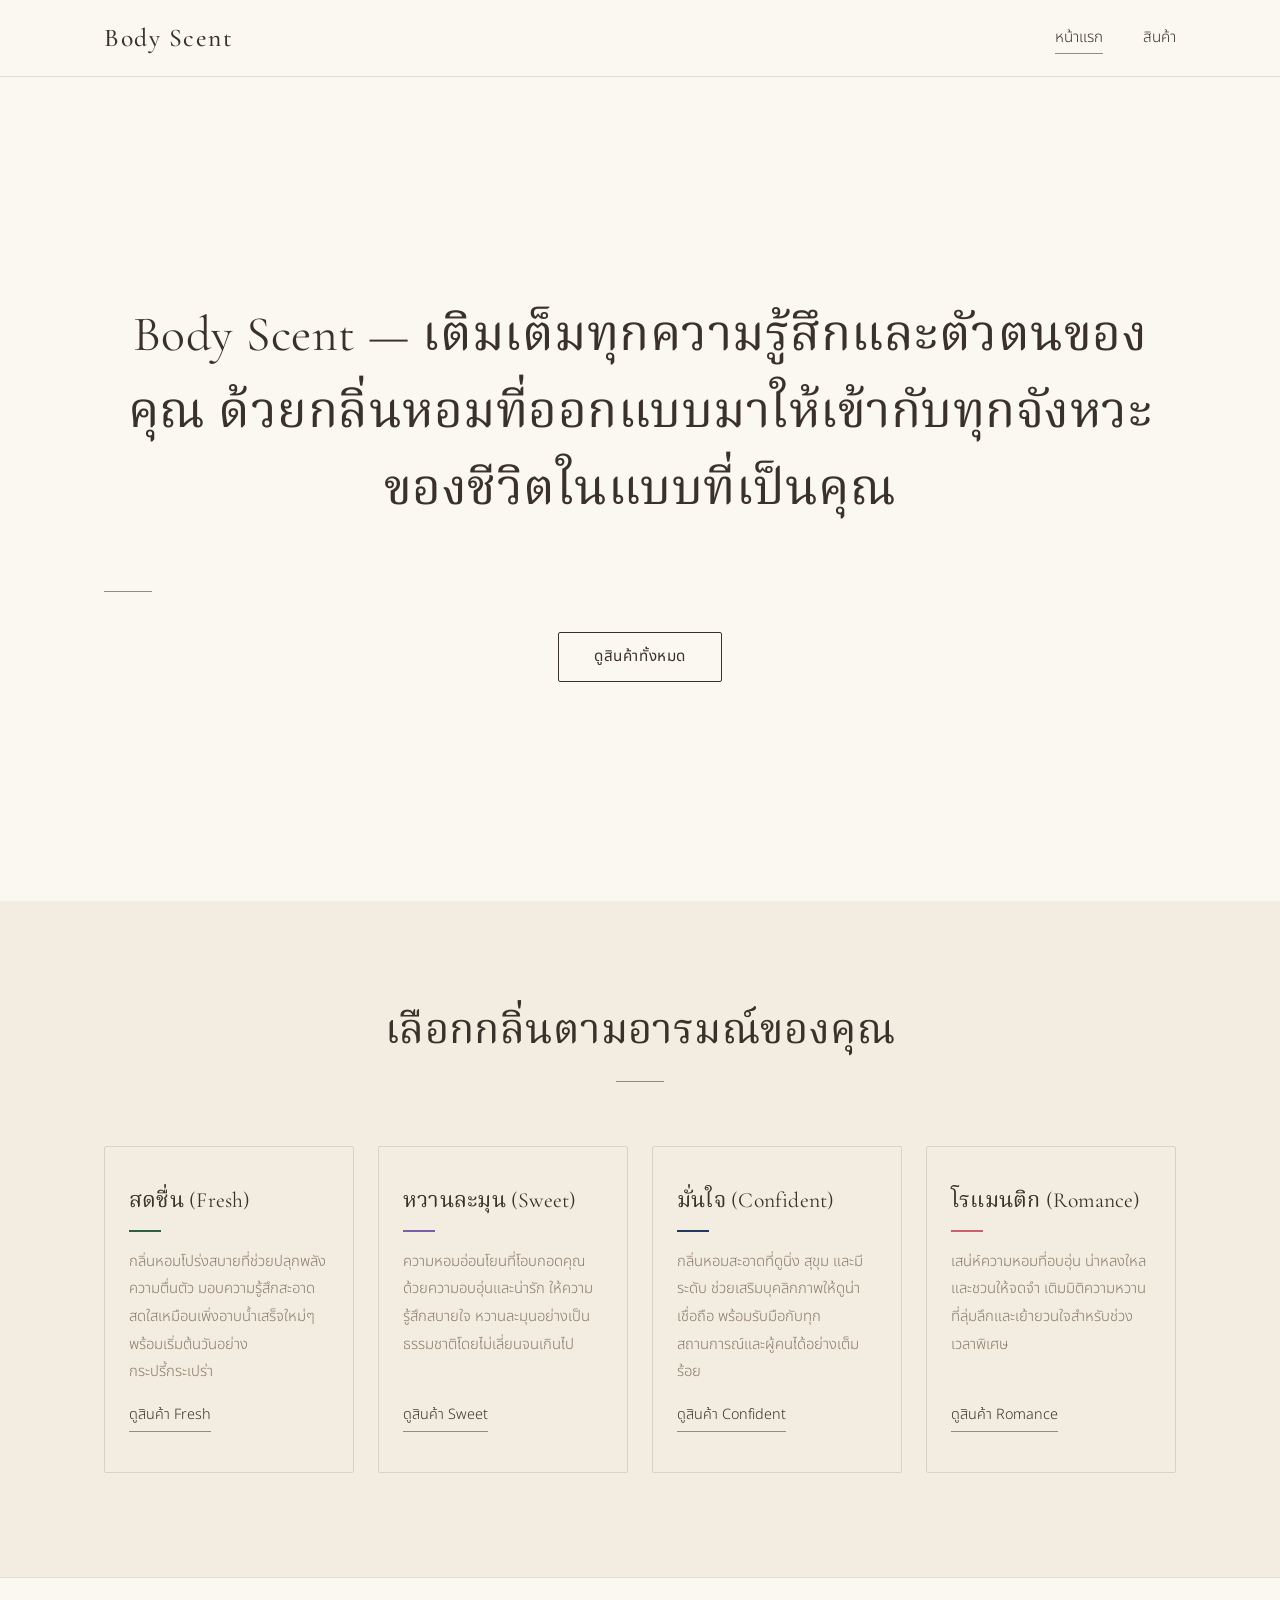
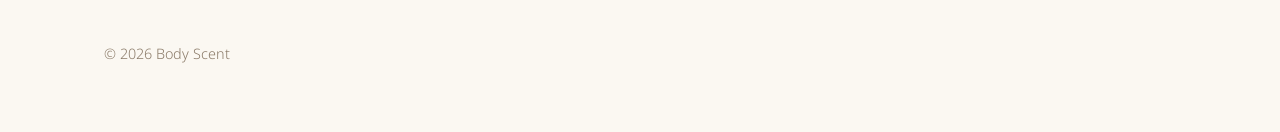
<file: index.html>
<!DOCTYPE html>
<html lang="th">
<head>
  <meta charset="UTF-8">
  <meta name="viewport" content="width=device-width, initial-scale=1">
  <title>Body Scent — น้ำหอมปรับบรรยากาศ</title>
  <meta name="description" content="Body Scent น้ำหอมและโรลออนที่ออกแบบกลิ่นให้เข้ากับอารมณ์ของคุณ: สดชื่น หวานละมุน มั่นใจ และโรแมนติก">
  <link rel="stylesheet" href="style.css">
  <style>
    /* Page-specific styles for the home page */
    .nav a[aria-current="page"] { border-bottom-color: var(--bronze); }

    .hero {
      min-height: calc(100svh - 76px);
      display: flex;
      align-items: center;
      justify-content: center;
      text-align: center;
      padding: var(--space-6) 0;
    }
    .hero__title {
      font-size: clamp(1.9rem, 4.4vw, 3.1rem);
      line-height: 1.55;
      max-width: 22em;
      margin: 0 auto var(--space-5);
    }
    .hero .rule { margin-bottom: var(--space-4); }

    .mood-grid {
      display: grid;
      grid-template-columns: repeat(4, 1fr);
      gap: var(--space-3);
    }
    .mood-card {
      display: flex;
      flex-direction: column;
      padding: var(--space-4) var(--space-3);
      border: 1px solid var(--line-soft);
      border-radius: var(--radius);
      transition: border-color 0.3s ease;
    }
    .mood-card:hover { border-color: var(--ink); color: var(--ink); }
    .mood-card h3 { margin-bottom: 0; }
    .mood-card p {
      flex: 1;
      font-size: 0.93rem;
      line-height: 1.85;
      color: var(--taupe);
    }
    .mood-card__more {
      font-size: 0.9rem;
      padding-bottom: 0.15rem;
      border-bottom: 1px solid var(--bronze);
      align-self: flex-start;
    }

    @media (max-width: 960px) {
      .mood-grid { grid-template-columns: repeat(2, 1fr); }
    }
    @media (max-width: 640px) {
      .hero { min-height: calc(100svh - 96px); }
      .mood-grid { grid-template-columns: 1fr; }
    }
  </style>
</head>
<body>

  <header class="site-header">
    <div class="container">
      <a class="brand" href="index.html">Body Scent</a>
      <ul class="nav">
        <li><a href="index.html" aria-current="page">หน้าแรก</a></li>
        <li><a href="product.html">สินค้า</a></li>
      </ul>
    </div>
  </header>

  <main>
    <section class="hero">
      <div class="container">
        <h1 class="hero__title">Body Scent — เติมเต็มทุกความรู้สึกและตัวตนของคุณ ด้วยกลิ่นหอมที่ออกแบบมาให้เข้ากับทุกจังหวะของชีวิตในแบบที่เป็นคุณ</h1>
        <span class="rule"></span>
        <a class="btn" href="product.html">ดูสินค้าทั้งหมด</a>
      </div>
    </section>

    <section class="section section--cream" id="moods">
      <div class="container">
        <div class="section-head text-center">
          <h2>เลือกกลิ่นตามอารมณ์ของคุณ</h2>
          <span class="rule"></span>
        </div>

        <div class="mood-grid">
          <a class="mood-card" data-mood="fresh" href="product.html?mood=fresh">
            <h3>สดชื่น (Fresh)</h3>
            <span class="mood-line"></span>
            <p>กลิ่นหอมโปร่งสบายที่ช่วยปลุกพลังความตื่นตัว มอบความรู้สึกสะอาดสดใสเหมือนเพิ่งอาบน้ำเสร็จใหม่ๆ พร้อมเริ่มต้นวันอย่างกระปรี้กระเปร่า</p>
            <span class="mood-card__more">ดูสินค้า Fresh</span>
          </a>

          <a class="mood-card" data-mood="sweet" href="product.html?mood=sweet">
            <h3>หวานละมุน (Sweet)</h3>
            <span class="mood-line"></span>
            <p>ความหอมอ่อนโยนที่โอบกอดคุณด้วยความอบอุ่นและน่ารัก ให้ความรู้สึกสบายใจ หวานละมุนอย่างเป็นธรรมชาติโดยไม่เลี่ยนจนเกินไป</p>
            <span class="mood-card__more">ดูสินค้า Sweet</span>
          </a>

          <a class="mood-card" data-mood="confident" href="product.html?mood=confident">
            <h3>มั่นใจ (Confident)</h3>
            <span class="mood-line"></span>
            <p>กลิ่นหอมสะอาดที่ดูนิ่ง สุขุม และมีระดับ ช่วยเสริมบุคลิกภาพให้ดูน่าเชื่อถือ พร้อมรับมือกับทุกสถานการณ์และผู้คนได้อย่างเต็มร้อย</p>
            <span class="mood-card__more">ดูสินค้า Confident</span>
          </a>

          <a class="mood-card" data-mood="romance" href="product.html?mood=romance">
            <h3>โรแมนติก (Romance)</h3>
            <span class="mood-line"></span>
            <p>เสน่ห์ความหอมที่อบอุ่น น่าหลงใหล และชวนให้จดจำ เติมมิติความหวานที่ลุ่มลึกและเย้ายวนใจสำหรับช่วงเวลาพิเศษ</p>
            <span class="mood-card__more">ดูสินค้า Romance</span>
          </a>
        </div>
      </div>
    </section>
  </main>

  <footer class="site-footer">
    <div class="container">
      <span>&copy; 2026 Body Scent</span>
    </div>
  </footer>

  <script src="script.js"></script>
</body>
</html>
</file>
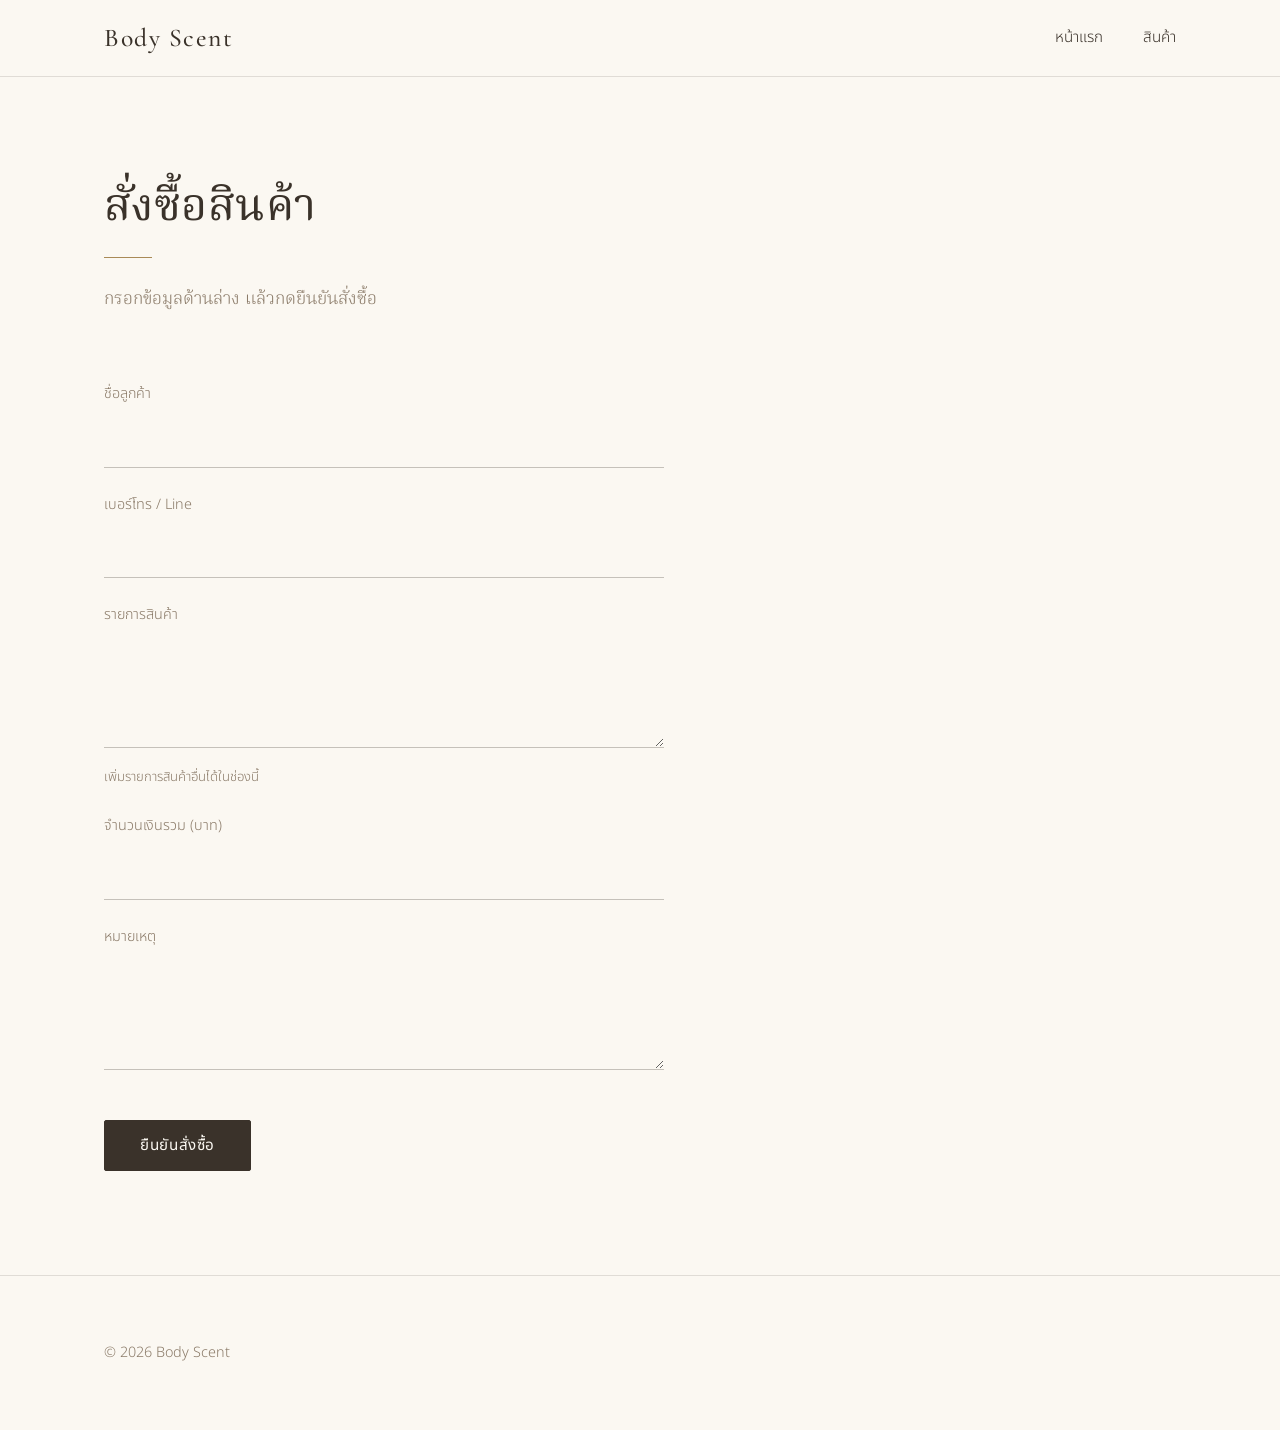
<file: order.html>
<!DOCTYPE html>
<html lang="th">
<head>
  <meta charset="UTF-8">
  <meta name="viewport" content="width=device-width, initial-scale=1">
  <title>สั่งซื้อสินค้า — Body Scent</title>
  <link rel="stylesheet" href="style.css">
  <style>
    .page-title { font-size: clamp(2rem, 4vw, 2.8rem); }
    .field .hint { margin: 0.35rem 0 0; font-size: 0.82rem; color: var(--taupe); }
    .form .btn { margin-top: var(--space-2); }
  </style>
</head>
<body>

  <header class="site-header">
    <div class="container">
      <a class="brand" href="index.html">Body Scent</a>
      <ul class="nav">
        <li><a href="index.html">หน้าแรก</a></li>
        <li><a href="product.html">สินค้า</a></li>
      </ul>
    </div>
  </header>

  <main>
    <section class="section">
      <div class="container">
        <div class="section-head">
          <h1 class="page-title">สั่งซื้อสินค้า</h1>
          <span class="rule"></span>
          <p class="lead">กรอกข้อมูลด้านล่าง แล้วกดยืนยันสั่งซื้อ</p>
        </div>

        <form id="orderForm" class="form">
          <div class="field">
            <label for="customerName">ชื่อลูกค้า</label>
            <input type="text" id="customerName" name="customerName" autocomplete="name" required>
          </div>

          <div class="field">
            <label for="contact">เบอร์โทร / Line</label>
            <input type="text" id="contact" name="contact" autocomplete="tel" required>
          </div>

          <div class="field">
            <label for="items">รายการสินค้า</label>
            <textarea id="items" name="items" rows="3" required></textarea>
            <p class="hint">เพิ่มรายการสินค้าอื่นได้ในช่องนี้</p>
          </div>

          <div class="field">
            <label for="total">จำนวนเงินรวม (บาท)</label>
            <input type="text" id="total" name="total" inputmode="decimal" required>
          </div>

          <div class="field">
            <label for="note">หมายเหตุ</label>
            <textarea id="note" name="note" rows="3"></textarea>
          </div>

          <button type="submit" class="btn btn--solid">ยืนยันสั่งซื้อ</button>
        </form>
      </div>
    </section>
  </main>

  <footer class="site-footer">
    <div class="container">
      <span>&copy; 2026 Body Scent</span>
    </div>
  </footer>

  <script src="script.js"></script>
</body>
</html>
</file>
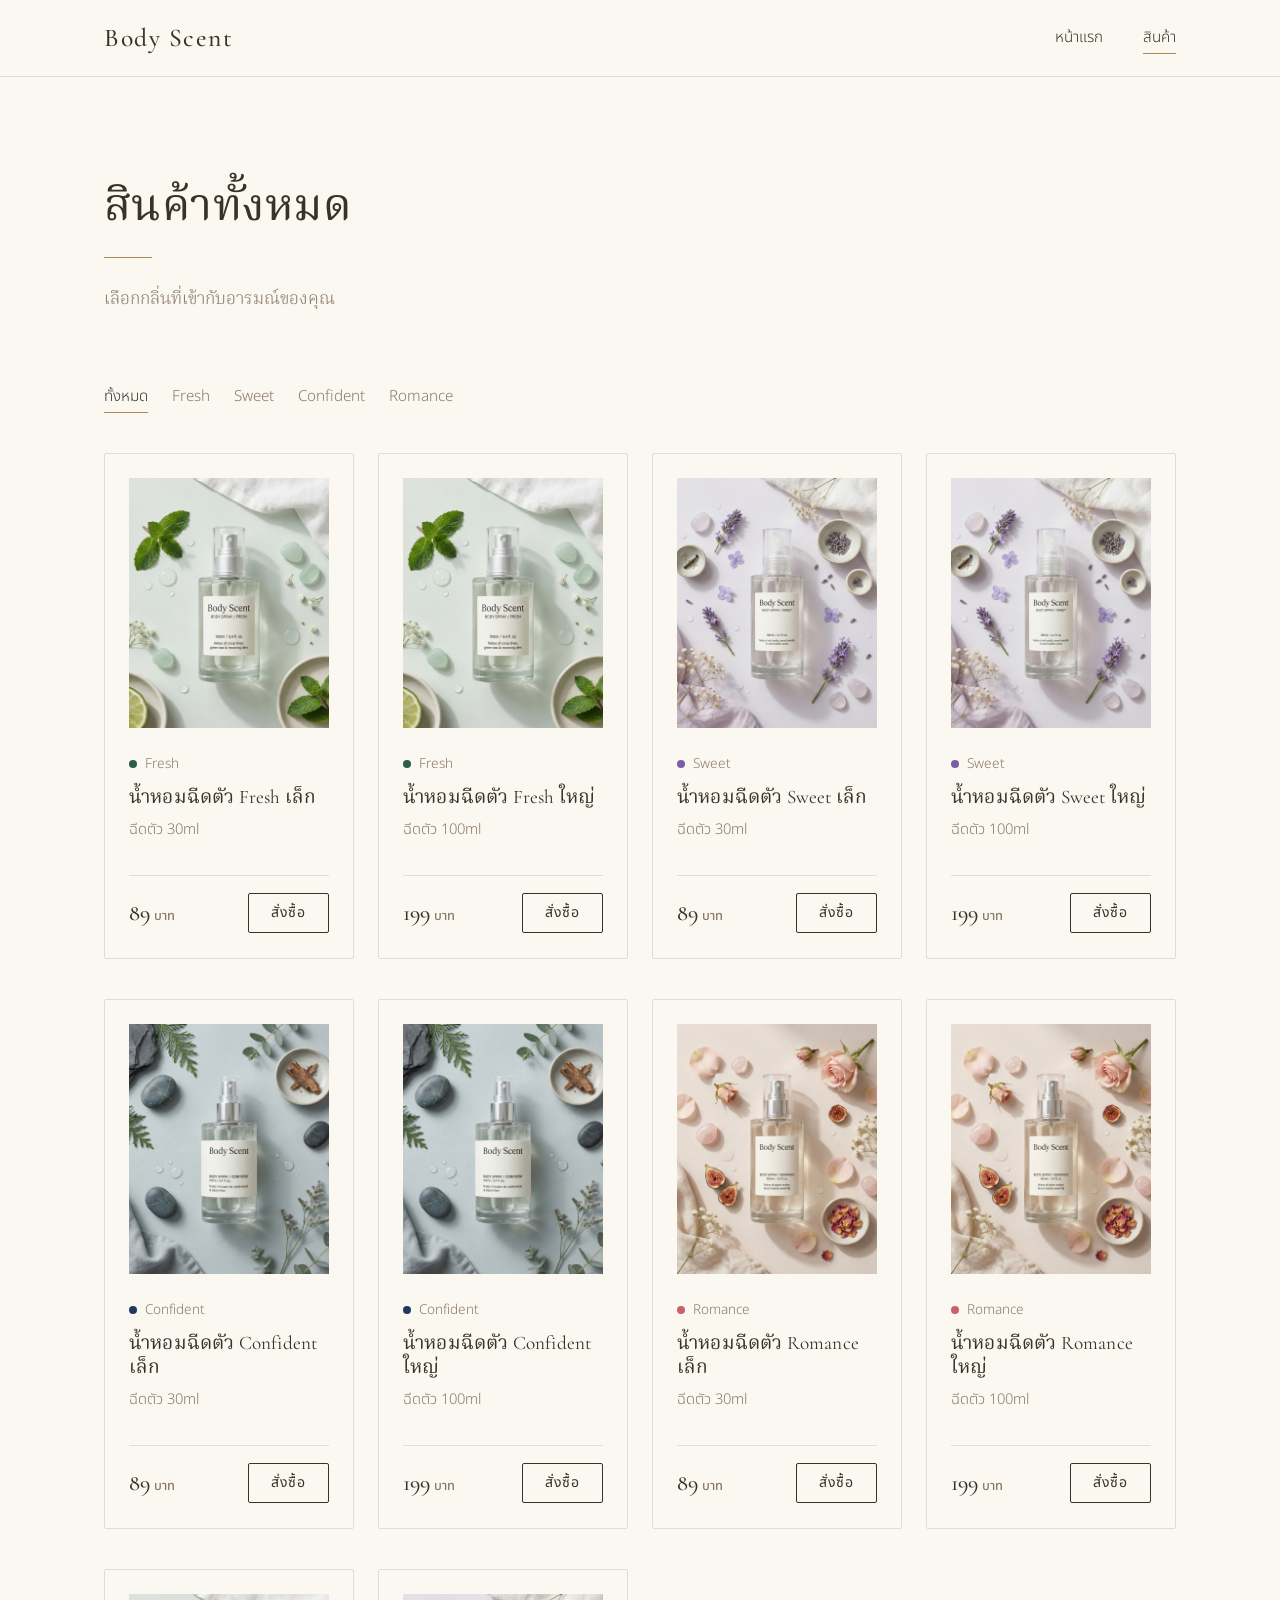
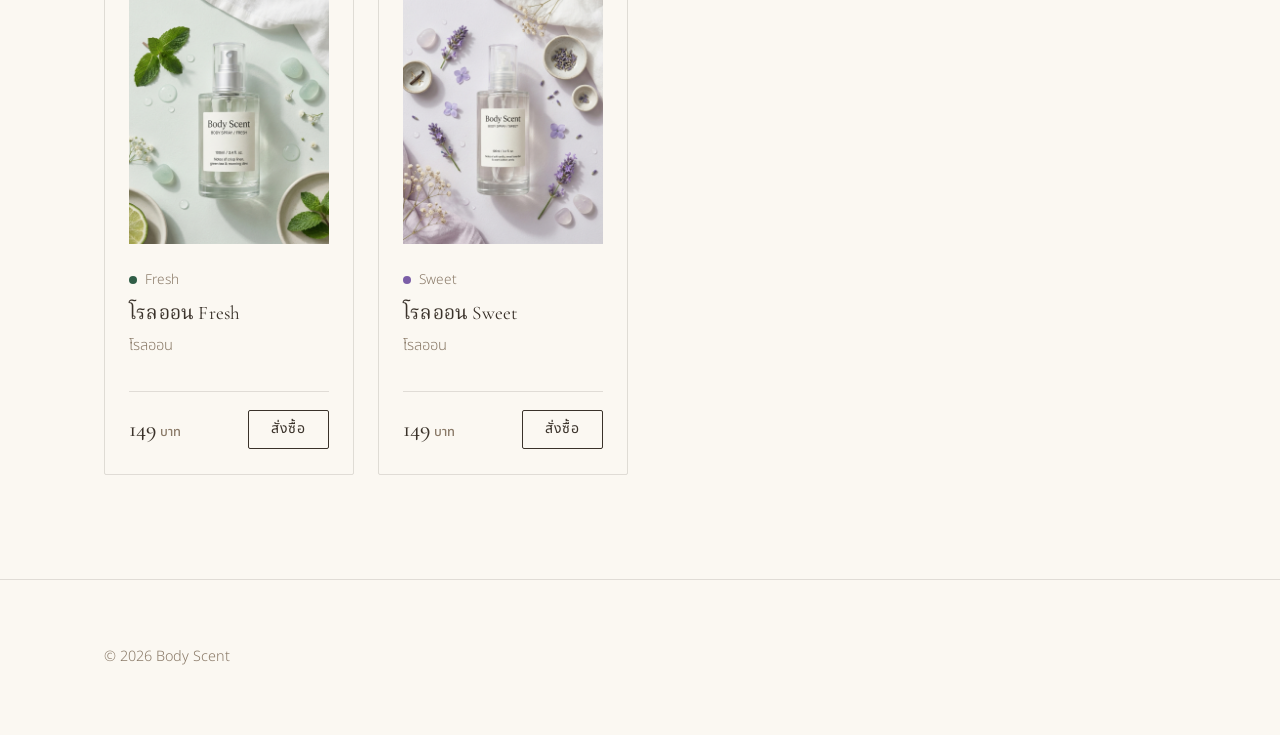
<file: product.html>
<!DOCTYPE html>
<html lang="th">
<head>
  <meta charset="UTF-8">
  <meta name="viewport" content="width=device-width, initial-scale=1">
  <title>สินค้าทั้งหมด — Body Scent</title>
  <meta name="description" content="น้ำหอมฉีดตัวและโรลออน Body Scent เลือกกรองตามอารมณ์: Fresh, Sweet, Confident, Romance">
  <link rel="stylesheet" href="style.css">
  <style>
    /* Page-specific styles for the product page */
    .nav a[aria-current="page"] { border-bottom-color: var(--bronze); }
    .page-title { font-size: clamp(2rem, 4vw, 2.8rem); }
  </style>
</head>
<body>

  <header class="site-header">
    <div class="container">
      <a class="brand" href="index.html">Body Scent</a>
      <ul class="nav">
        <li><a href="index.html">หน้าแรก</a></li>
        <li><a href="product.html" aria-current="page">สินค้า</a></li>
      </ul>
    </div>
  </header>

  <main>
    <section class="section">
      <div class="container">
        <div class="section-head">
          <h1 class="page-title">สินค้าทั้งหมด</h1>
          <span class="rule"></span>
          <p class="lead">เลือกกลิ่นที่เข้ากับอารมณ์ของคุณ</p>
        </div>

        <div id="filter-bar"></div>
        <div id="product-list"></div>
      </div>
    </section>
  </main>

  <footer class="site-footer">
    <div class="container">
      <span>&copy; 2026 Body Scent</span>
    </div>
  </footer>

  <script src="script.js"></script>
</body>
</html>
</file>
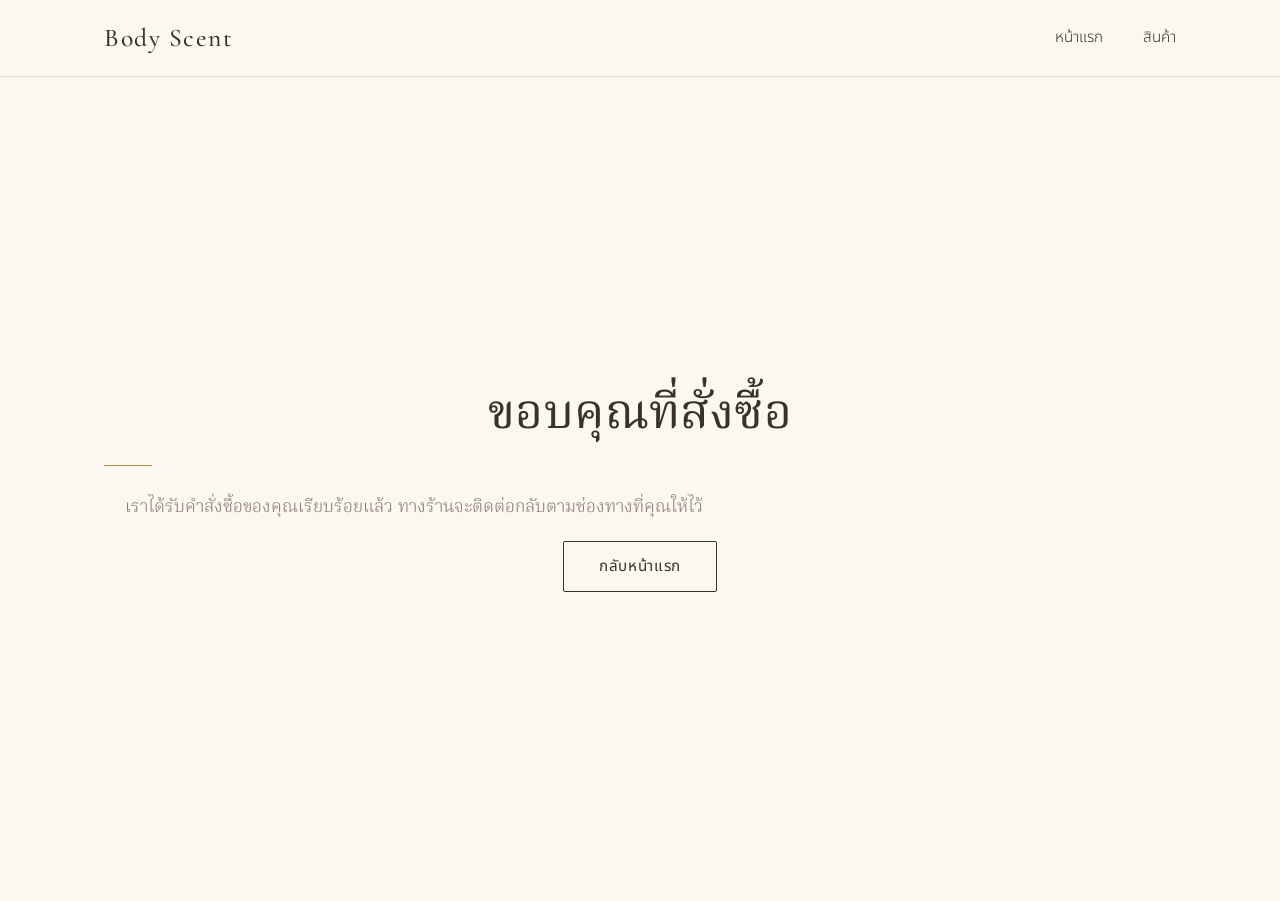
<file: thankyou.html>
<!DOCTYPE html>
<html lang="th">
<head>
  <meta charset="UTF-8">
  <meta name="viewport" content="width=device-width, initial-scale=1">
  <title>ขอบคุณที่สั่งซื้อ — Body Scent</title>
  <link rel="stylesheet" href="style.css">
  <style>
    .thanks {
      min-height: calc(100svh - 76px);
      display: flex;
      align-items: center;
      justify-content: center;
      text-align: center;
      padding: var(--space-6) 0;
    }
    .thanks h1 { font-size: clamp(2rem, 4.5vw, 3rem); }
    @media (max-width: 640px) {
      .thanks { min-height: calc(100svh - 96px); }
    }
  </style>
</head>
<body>

  <header class="site-header">
    <div class="container">
      <a class="brand" href="index.html">Body Scent</a>
      <ul class="nav">
        <li><a href="index.html">หน้าแรก</a></li>
        <li><a href="product.html">สินค้า</a></li>
      </ul>
    </div>
  </header>

  <main class="thanks">
    <div class="container">
      <h1>ขอบคุณที่สั่งซื้อ</h1>
      <span class="rule"></span>
      <p class="lead">เราได้รับคำสั่งซื้อของคุณเรียบร้อยแล้ว ทางร้านจะติดต่อกลับตามช่องทางที่คุณให้ไว้</p>
      <a class="btn" href="index.html">กลับหน้าแรก</a>
    </div>
  </main>

  <script src="script.js"></script>
</body>
</html>
</file>
<file: style.css>
/* ==========================================================
   Body Scent — Global theme
   Premium · minimal · cream & bronze
   ========================================================== */

@import url("https://fonts.googleapis.com/css2?family=Cormorant+Garamond:wght@400;500;600&family=Noto+Serif+Thai:wght@300;400;500&family=Noto+Sans+Thai:wght@300;400;500&display=swap");

:root {
  /* Base palette */
  --ivory: #fbf8f2;        /* page background */
  --cream: #f3ece0;        /* alternate section background */
  --sand: #e4d9c6;         /* subtle fills, hover */
  --taupe: #8a7a68;        /* secondary text */
  --ink: #3a322a;          /* primary text, borders (dark beige-brown) */

  /* Accent */
  --bronze: #a98a57;       /* soft gold / bronze */
  --bronze-deep: #8c6f3f;  /* hover / links */

  /* Mood accents — tiny touches only (dots, underlines, icons) */
  --mood-fresh: #2f5d46;
  --mood-sweet: #7b5ea7;
  --mood-confident: #1f3a5f;
  --mood-romance: #c9606b;

  /* Lines */
  --line: rgba(58, 50, 42, 0.28);
  --line-soft: rgba(58, 50, 42, 0.14);

  /* Type */
  --font-display: "Cormorant Garamond", "Noto Serif Thai", Georgia, "Times New Roman", serif;
  --font-body: "Noto Sans Thai", "Helvetica Neue", Arial, sans-serif;
  --font-serif-body: "Noto Serif Thai", Georgia, serif;

  /* Spacing scale */
  --space-1: 0.5rem;
  --space-2: 1rem;
  --space-3: 1.5rem;
  --space-4: 2.5rem;
  --space-5: 4rem;
  --space-6: 6.5rem;

  --container: 1120px;
  --radius: 2px;
}

/* ---------- Reset & base ---------- */
*,
*::before,
*::after { box-sizing: border-box; }

html { scroll-behavior: smooth; -webkit-text-size-adjust: 100%; }

body {
  margin: 0;
  background: var(--ivory);
  color: var(--ink);
  font-family: var(--font-body);
  font-weight: 300;
  font-size: 1rem;
  line-height: 1.85;
  -webkit-font-smoothing: antialiased;
}

img { max-width: 100%; display: block; }

a {
  color: inherit;
  text-decoration: none;
  transition: color 0.25s ease;
}
a:hover { color: var(--bronze-deep); }

:focus-visible {
  outline: 1px solid var(--bronze-deep);
  outline-offset: 4px;
}

@media (prefers-reduced-motion: reduce) {
  html { scroll-behavior: auto; }
  * { transition: none !important; animation: none !important; }
}

/* ---------- Typography ---------- */
h1, h2, h3, h4 {
  font-family: var(--font-display);
  font-weight: 400;
  line-height: 1.25;
  letter-spacing: 0.01em;
  margin: 0 0 var(--space-2);
}

h1 { font-size: clamp(2.4rem, 5.5vw, 4rem); line-height: 1.15; }
h2 { font-size: clamp(1.8rem, 3.6vw, 2.6rem); }
h3 { font-size: 1.35rem; }

p { margin: 0 0 var(--space-2); max-width: 62ch; }

.lead {
  font-family: var(--font-serif-body);
  font-size: 1.1rem;
  line-height: 2;
  color: var(--taupe);
}

.text-muted { color: var(--taupe); }
.text-center { text-align: center; }
.text-center p { margin-left: auto; margin-right: auto; }

/* ---------- Layout ---------- */
.container {
  width: 100%;
  max-width: var(--container);
  margin: 0 auto;
  padding: 0 var(--space-3);
}

.section { padding: var(--space-6) 0; }
.section--cream { background: var(--cream); }

.section-head {
  margin-bottom: var(--space-5);
}

/* Short bronze rule under headings */
.rule {
  display: block;
  width: 48px;
  height: 1px;
  background: var(--bronze);
  margin: var(--space-3) 0;
}
.text-center .rule { margin-left: auto; margin-right: auto; }

hr {
  border: 0;
  border-top: 1px solid var(--line-soft);
  margin: var(--space-5) 0;
}

/* ---------- Header / nav ---------- */
.site-header {
  position: sticky;
  top: 0;
  z-index: 50;
  background: rgba(251, 248, 242, 0.94);
  backdrop-filter: blur(6px);
  border-bottom: 1px solid var(--line-soft);
}

.site-header .container {
  display: flex;
  align-items: center;
  justify-content: space-between;
  min-height: 76px;
}

.brand {
  font-family: var(--font-display);
  font-size: 1.6rem;
  font-weight: 500;
  letter-spacing: 0.06em;
}

.nav {
  display: flex;
  gap: var(--space-4);
  list-style: none;
  margin: 0;
  padding: 0;
  font-size: 0.95rem;
}

.nav a { padding: 0.25rem 0; border-bottom: 1px solid transparent; }
.nav a:hover { border-bottom-color: var(--bronze); }

/* ---------- Buttons ---------- */
.btn {
  display: inline-block;
  padding: 0.85rem 2.2rem;
  font-family: var(--font-body);
  font-size: 0.95rem;
  font-weight: 400;
  letter-spacing: 0.04em;
  line-height: 1.4;
  color: var(--ink);
  background: transparent;
  border: 1px solid var(--ink);
  border-radius: var(--radius);
  cursor: pointer;
  transition: background 0.3s ease, color 0.3s ease, border-color 0.3s ease;
}

.btn:hover {
  background: var(--ink);
  color: var(--ivory);
}

.btn--solid {
  background: var(--ink);
  color: var(--ivory);
}
.btn--solid:hover {
  background: var(--bronze-deep);
  border-color: var(--bronze-deep);
  color: var(--ivory);
}

.btn--small { padding: 0.55rem 1.4rem; font-size: 0.88rem; }
.btn[disabled] { opacity: 0.45; cursor: not-allowed; }

/* ---------- Mood marker (tiny colour touch) ----------
   Usage: <span class="mood-dot" data-mood="fresh"></span>
   or any element with data-mood="..." to inherit --mood            */
[data-mood="fresh"]     { --mood: var(--mood-fresh); }
[data-mood="sweet"]     { --mood: var(--mood-sweet); }
[data-mood="confident"] { --mood: var(--mood-confident); }
[data-mood="romance"]   { --mood: var(--mood-romance); }

.mood-dot {
  display: inline-block;
  width: 8px;
  height: 8px;
  border-radius: 50%;
  background: var(--mood, var(--bronze));
  vertical-align: middle;
  margin-right: 0.5rem;
}

/* Thin mood underline beneath a heading */
.mood-line {
  display: block;
  width: 32px;
  height: 2px;
  background: var(--mood, var(--bronze));
  margin: var(--space-2) 0;
}

/* ---------- Mood navigation / filter ---------- */
.filters {
  display: flex;
  flex-wrap: wrap;
  gap: var(--space-3);
  margin-bottom: var(--space-4);
}

.filter-btn {
  background: none;
  border: 0;
  border-bottom: 1px solid transparent;
  padding: 0.25rem 0;
  font-family: var(--font-body);
  font-size: 0.95rem;
  font-weight: 300;
  color: var(--taupe);
  cursor: pointer;
  transition: color 0.25s ease, border-color 0.25s ease;
}
.filter-btn:hover { color: var(--ink); }
.filter-btn.is-active {
  color: var(--ink);
  border-bottom-color: var(--mood, var(--bronze));
}

/* ---------- Product grid & card ---------- */
.product-grid {
  display: grid;
  grid-template-columns: repeat(auto-fill, minmax(240px, 1fr));
  gap: var(--space-4) var(--space-3);
}

.product-card {
  background: transparent;           /* no filled, colourful cards */
  border: 1px solid var(--line-soft);
  border-radius: var(--radius);
  padding: var(--space-3);
  display: flex;
  flex-direction: column;
  transition: border-color 0.3s ease;
}
.product-card:hover { border-color: var(--line); }

.product-card__image {
  aspect-ratio: 4 / 5;
  width: 100%;
  object-fit: cover;
  background: var(--cream);
  margin-bottom: var(--space-3);
}

.product-card__meta {
  font-size: 0.85rem;
  color: var(--taupe);
  margin-bottom: var(--space-1);
}

.product-card__name {
  font-size: 1.2rem;
  margin-bottom: var(--space-1);
}

.product-card__desc {
  font-size: 0.92rem;
  line-height: 1.8;
  color: var(--taupe);
  flex: 1;
}

.product-card__footer {
  display: flex;
  align-items: center;
  justify-content: space-between;
  gap: var(--space-2);
  margin-top: var(--space-2);
  padding-top: var(--space-2);
  border-top: 1px solid var(--line-soft);
}

.price {
  font-family: var(--font-display);
  font-size: 1.4rem;
  font-weight: 500;
  color: var(--ink);
}
.price small {
  font-family: var(--font-body);
  font-size: 0.8rem;
  color: var(--taupe);
  margin-left: 0.25rem;
}

/* ---------- Forms (order form) ---------- */
.form { max-width: 560px; }

.field { margin-bottom: var(--space-3); }

.field label {
  display: block;
  font-size: 0.9rem;
  color: var(--taupe);
  margin-bottom: 0.35rem;
}

.field input,
.field textarea,
.field select {
  width: 100%;
  padding: 0.75rem 0;
  font: inherit;
  font-weight: 300;
  color: var(--ink);
  background: transparent;
  border: 0;
  border-bottom: 1px solid var(--line);
  border-radius: 0;
  transition: border-color 0.25s ease;
}

.field textarea { min-height: 110px; resize: vertical; }

.field input:focus,
.field textarea:focus,
.field select:focus {
  outline: none;
  border-bottom-color: var(--bronze-deep);
}

.form-message {
  margin-top: var(--space-2);
  font-size: 0.92rem;
  color: var(--taupe);
}
.form-message.is-error { color: var(--mood-romance); }
.form-message.is-success { color: var(--mood-fresh); }

/* ---------- Footer ---------- */
.site-footer {
  border-top: 1px solid var(--line-soft);
  padding: var(--space-5) 0;
  font-size: 0.9rem;
  color: var(--taupe);
}

/* ---------- Responsive ---------- */
@media (max-width: 860px) {
  :root { --space-6: 4.5rem; --space-5: 3rem; }
}

@media (max-width: 640px) {
  :root { --space-6: 3.5rem; --space-5: 2.5rem; }

  body { font-size: 0.97rem; }

  .site-header .container {
    flex-direction: column;
    justify-content: center;
    gap: 0.5rem;
    padding-top: 0.75rem;
    padding-bottom: 0.75rem;
  }
  .nav { gap: var(--space-3); font-size: 0.9rem; }

  .product-grid { grid-template-columns: 1fr; }

  .btn { width: 100%; text-align: center; }
  .product-card__footer .btn { width: auto; }
}
</file>
